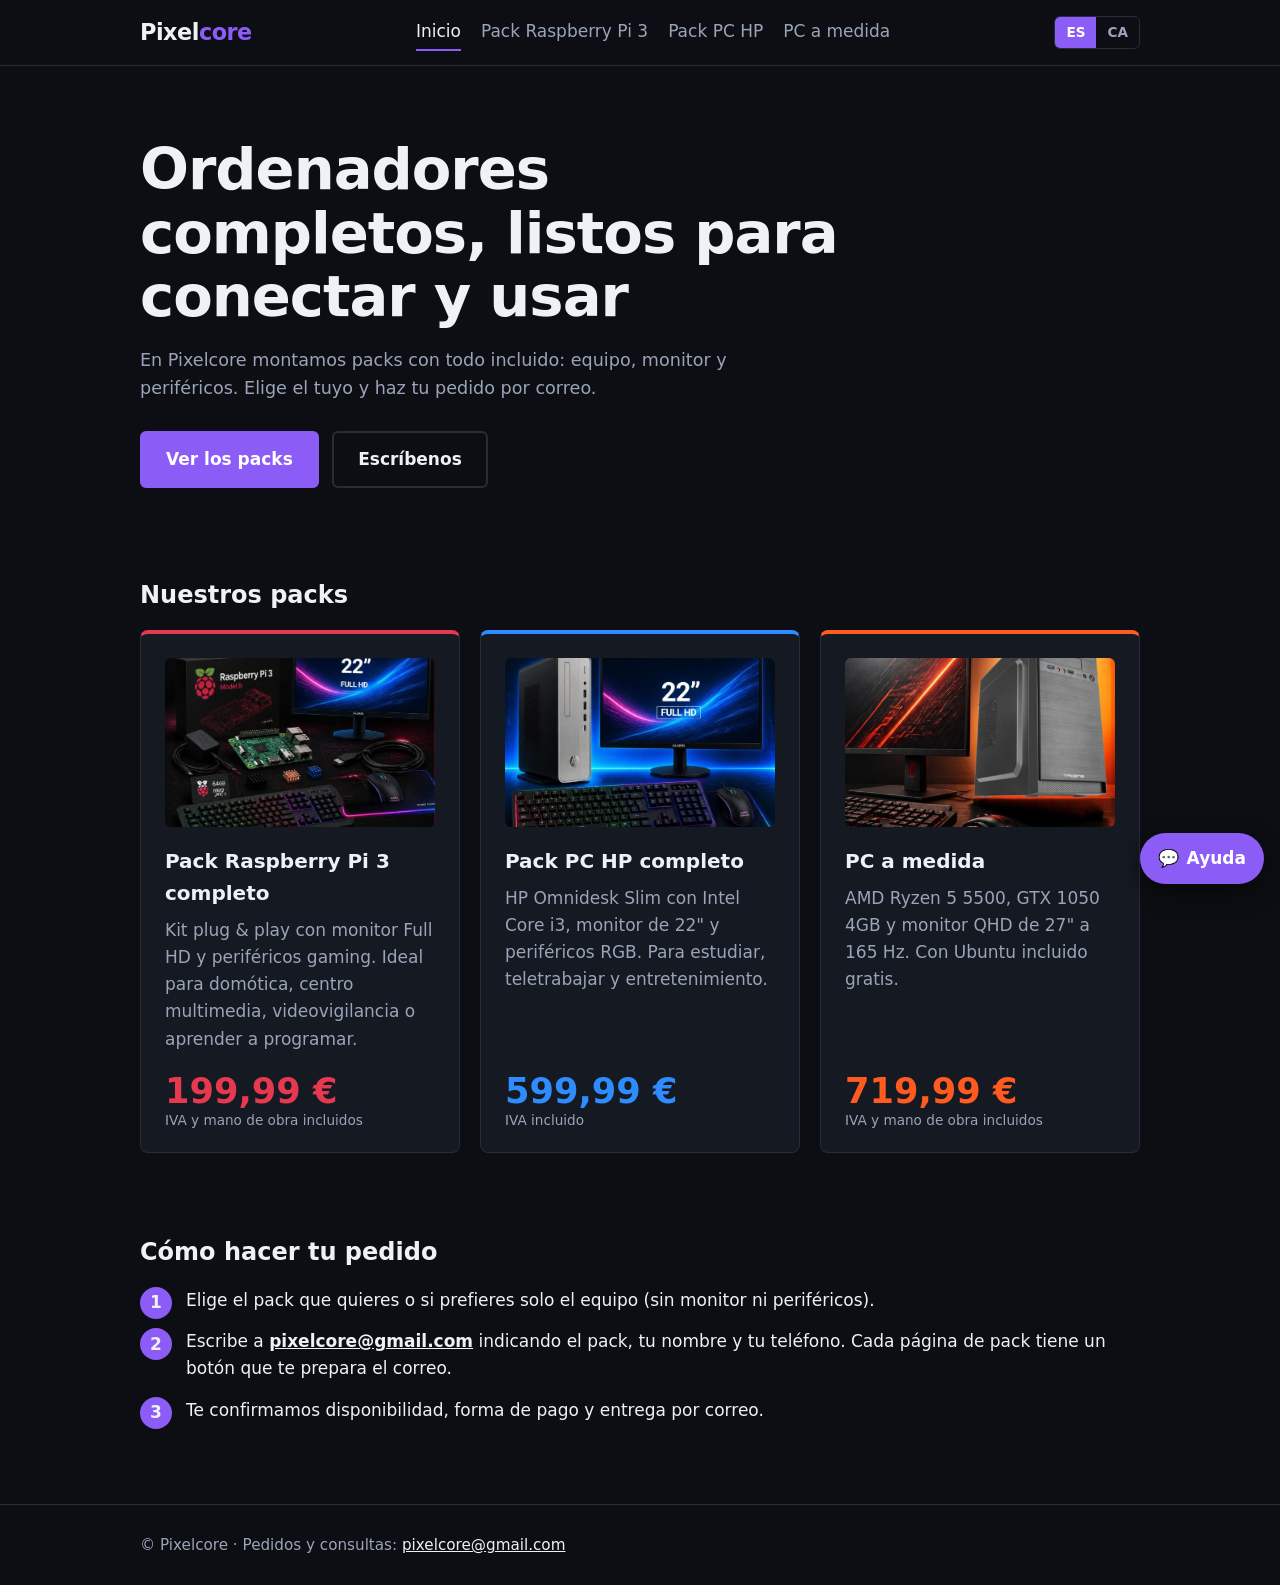
<file: index.html>
<!DOCTYPE html>
<html lang="es">
<head>
<meta charset="UTF-8">
<meta name="viewport" content="width=device-width, initial-scale=1">
<title>Inicio | Pixelcore</title>
<meta name="description" content="Pixelcore: packs de ordenador completos, listos para conectar y usar.">
<link rel="icon" href="favicon.svg" type="image/svg+xml">
<link rel="icon" href="favicon.png" type="image/png" sizes="32x32">
<link rel="apple-touch-icon" href="apple-touch-icon.png">
<link rel="stylesheet" href="style.css">
<script src="i18n.js" defer></script>
<script src="assistant.js" defer></script>
</head>
<body class="home">
<header><div class="wrap">
<a class="logo" href="index.html">Pixel<span>core</span></a>
<nav aria-label="Principal">
<a href="index.html" aria-current="page">Inicio</a>
<a href="raspberry-pi.html">Pack Raspberry Pi 3</a>
<a href="pc-hp.html">Pack PC HP</a>
<a href="pc-a-medida.html">PC a medida</a>
</nav></div></header>
<main>
<div class="wrap">
<div class="hero">
<h1>Ordenadores completos, listos para conectar y usar</h1>
<p>En Pixelcore montamos packs con todo incluido: equipo, monitor y periféricos. Elige el tuyo y haz tu pedido por correo.</p>
<a class="btn" href="#packs">Ver los packs</a>
<a class="btn alt" href="mailto:pixelcore@gmail.com">Escríbenos</a>
</div>

<section id="packs">
<h2>Nuestros packs</h2>
<div class="cards">
<a class="card" style="--c:#e63950" href="raspberry-pi.html">
<img src="rpi.jpg" alt="Pack Raspberry Pi 3 con monitor Alurin de 22 pulgadas, teclado, ratón y alfombrilla Mars Gaming" loading="lazy">
<h3>Pack Raspberry Pi 3 completo</h3>
<p>Kit plug &amp; play con monitor Full HD y periféricos gaming. Ideal para domótica, centro multimedia, videovigilancia o aprender a programar.</p>
<div class="price">199,99 €<small>IVA y mano de obra incluidos</small></div></a>
<a class="card" style="--c:#2f8cff" href="pc-hp.html">
<img src="hp.jpg" alt="Pack PC HP con monitor Alurin de 22 pulgadas y periféricos Mars Gaming RGB" loading="lazy">
<h3>Pack PC HP completo</h3>
<p>HP Omnidesk Slim con Intel Core i3, monitor de 22" y periféricos RGB. Para estudiar, teletrabajar y entretenimiento.</p>
<div class="price">599,99 €<small>IVA incluido</small></div></a>
<a class="card" style="--c:#ff5a1f" href="pc-a-medida.html">
<img src="a-medida.jpg" alt="PC a medida con torre Tacens, monitor de 27 pulgadas, teclado y ratón" loading="lazy">
<h3>PC a medida</h3>
<p>AMD Ryzen 5 5500, GTX 1050 4GB y monitor QHD de 27" a 165 Hz. Con Ubuntu incluido gratis.</p>
<div class="price">719,99 €<small>IVA y mano de obra incluidos</small></div></a>
</div>
</section>

<section>
<h2>Cómo hacer tu pedido</h2>
<ol class="steps">
<li>Elige el pack que quieres o si prefieres solo el equipo (sin monitor ni periféricos).</li>
<li>Escribe a <a href="mailto:pixelcore@gmail.com"><strong>pixelcore@gmail.com</strong></a> indicando el pack, tu nombre y tu teléfono. Cada página de pack tiene un botón que te prepara el correo.</li>
<li>Te confirmamos disponibilidad, forma de pago y entrega por correo.</li>
</ol>
</section>
</div>
</main>
<footer><div class="wrap">© Pixelcore · Pedidos y consultas: <a href="mailto:pixelcore@gmail.com">pixelcore@gmail.com</a></div></footer>
</body>
</html>
</file>
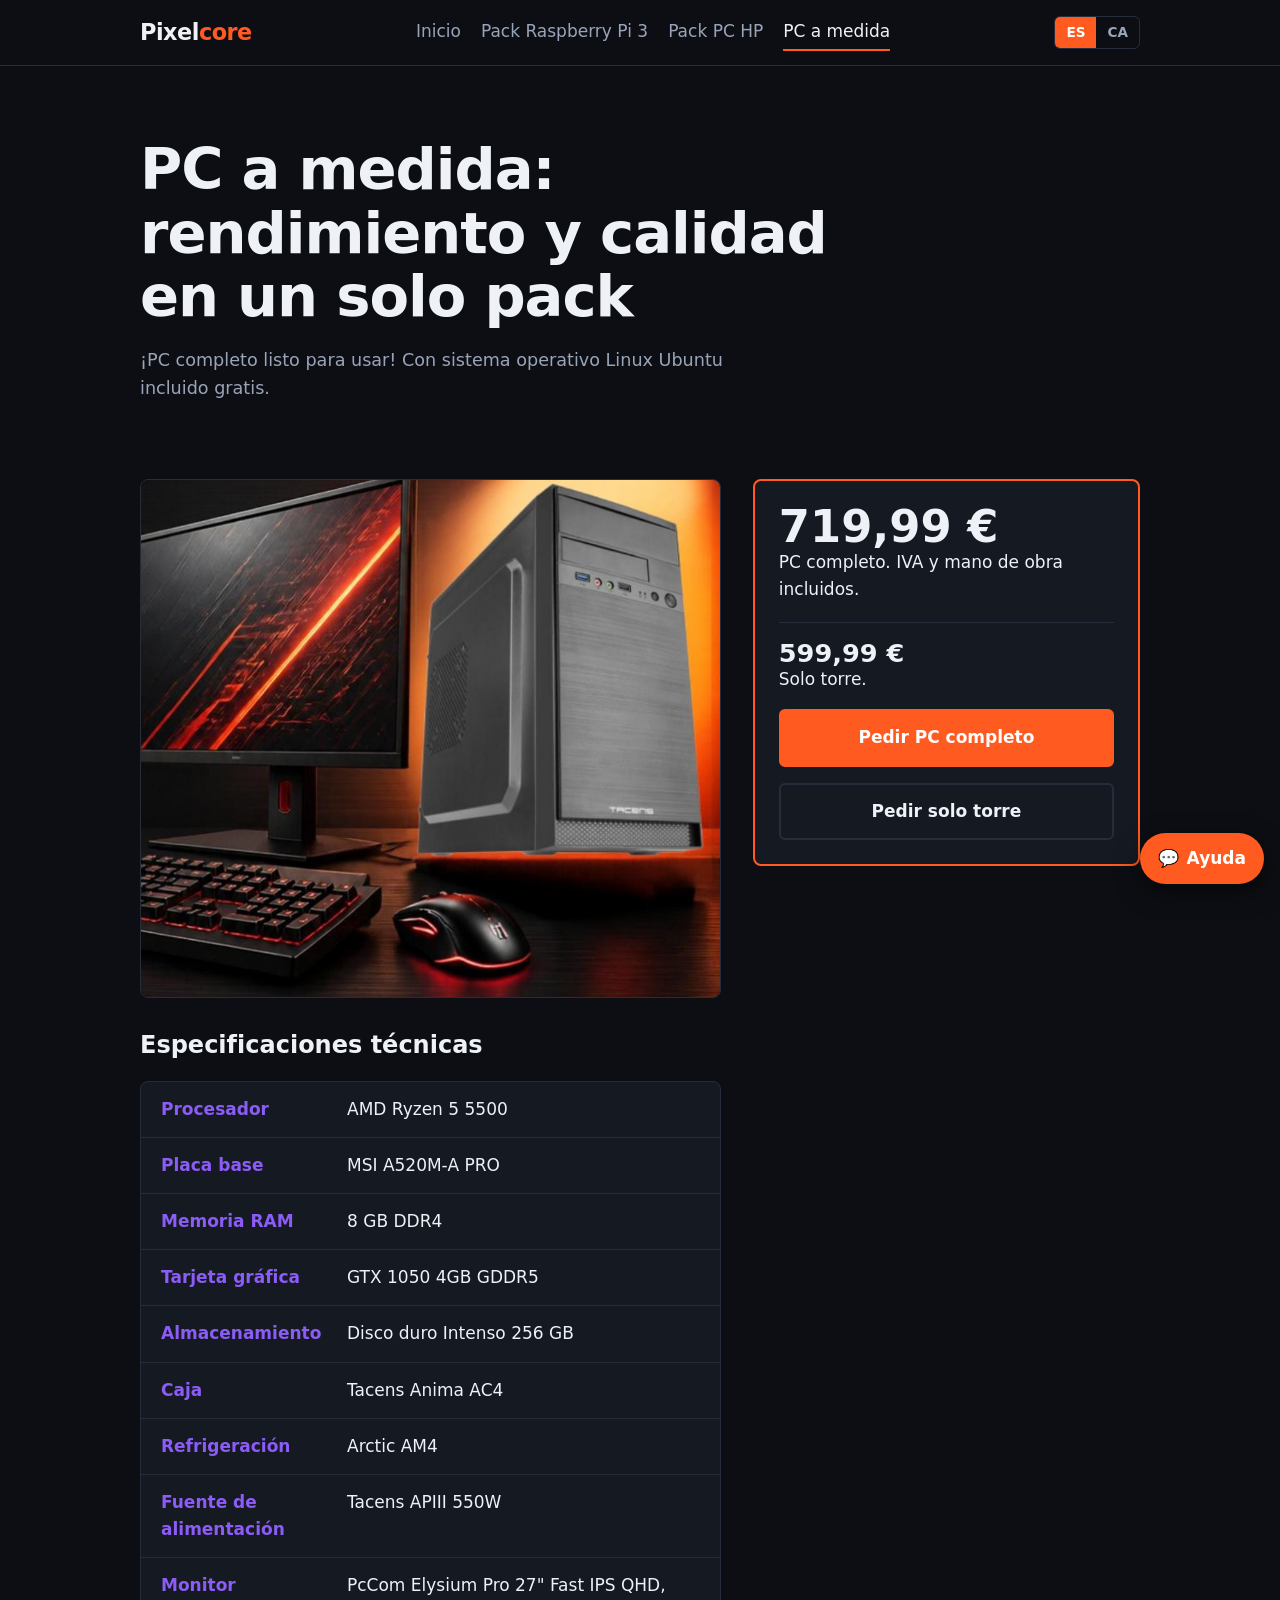
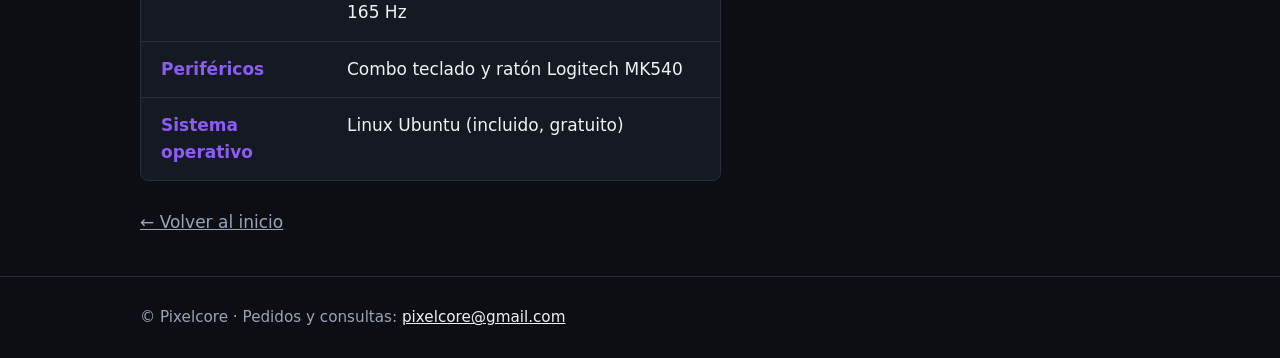
<file: pc-a-medida.html>
<!DOCTYPE html>
<html lang="es">
<head>
<meta charset="UTF-8">
<meta name="viewport" content="width=device-width, initial-scale=1">
<title>PC a medida | Pixelcore</title>
<meta name="description" content="PC a medida con AMD Ryzen 5 5500, GTX 1050 y monitor QHD 27 pulgadas. 719,99 €.">
<link rel="icon" href="favicon.svg" type="image/svg+xml">
<link rel="icon" href="favicon.png" type="image/png" sizes="32x32">
<link rel="apple-touch-icon" href="apple-touch-icon.png">
<link rel="stylesheet" href="style.css">
<script src="i18n.js" defer></script>
<script src="assistant.js" defer></script>
</head>
<body class="custom">
<header><div class="wrap">
<a class="logo" href="index.html">Pixel<span>core</span></a>
<nav aria-label="Principal">
<a href="index.html">Inicio</a>
<a href="raspberry-pi.html">Pack Raspberry Pi 3</a>
<a href="pc-hp.html">Pack PC HP</a>
<a href="pc-a-medida.html" aria-current="page">PC a medida</a>
</nav></div></header>
<main><div class="wrap">
<div class="hero"><h1>PC a medida: rendimiento y calidad en un solo pack</h1>
<p>¡PC completo listo para usar! Con sistema operativo Linux Ubuntu incluido gratis.</p></div>
<div class="grid2">
<div>
<img class="photo" src="a-medida.jpg" alt="PC a medida con torre Tacens, monitor de 27 pulgadas, teclado y ratón">
<h2>Especificaciones técnicas</h2>
<dl class="specs">
<div><dt>Procesador</dt><dd>AMD Ryzen 5 5500</dd></div>
<div><dt>Placa base</dt><dd>MSI A520M-A PRO</dd></div>
<div><dt>Memoria RAM</dt><dd>8 GB DDR4</dd></div>
<div><dt>Tarjeta gráfica</dt><dd>GTX 1050 4GB GDDR5</dd></div>
<div><dt>Almacenamiento</dt><dd>Disco duro Intenso 256 GB</dd></div>
<div><dt>Caja</dt><dd>Tacens Anima AC4</dd></div>
<div><dt>Refrigeración</dt><dd>Arctic AM4</dd></div>
<div><dt>Fuente de alimentación</dt><dd>Tacens APIII 550W</dd></div>
<div><dt>Monitor</dt><dd>PcCom Elysium Pro 27" Fast IPS QHD, 165 Hz</dd></div>
<div><dt>Periféricos</dt><dd>Combo teclado y ratón Logitech MK540</dd></div>
<div><dt>Sistema operativo</dt><dd>Linux Ubuntu (incluido, gratuito)</dd></div>
</dl>
<a class="back" href="index.html">← Volver al inicio</a>
</div>
<aside class="buy" aria-label="Precio y pedido">
<div class="price">719,99 €</div><p>PC completo. IVA y mano de obra incluidos.</p>
<hr>
<div class="price" style="font-size:1.6rem">599,99 €</div><p>Solo torre.</p>
<a class="btn" href="mailto:pixelcore@gmail.com?subject=Pedido%20PC%20a%20medida%20completo&body=Hola%2C%20quiero%20pedir%3A%0A-%20PC%20a%20medida%20completo%20(719%2C99%20%E2%82%AC)%0A%0ANombre%3A%0ATel%C3%A9fono%3A%0ADirecci%C3%B3n%20de%20entrega%3A">Pedir PC completo</a>
<a class="btn alt" href="mailto:pixelcore@gmail.com?subject=Pedido%20Solo%20torre%20PC%20a%20medida&body=Hola%2C%20quiero%20pedir%3A%0A-%20Solo%20torre%20a%20medida%20(599%2C99%20%E2%82%AC)%0A%0ANombre%3A%0ATel%C3%A9fono%3A%0ADirecci%C3%B3n%20de%20entrega%3A">Pedir solo torre</a>
</aside>
</div></div></main>
<footer><div class="wrap">© Pixelcore · Pedidos y consultas: <a href="mailto:pixelcore@gmail.com">pixelcore@gmail.com</a></div></footer>
</body>
</html>
</file>
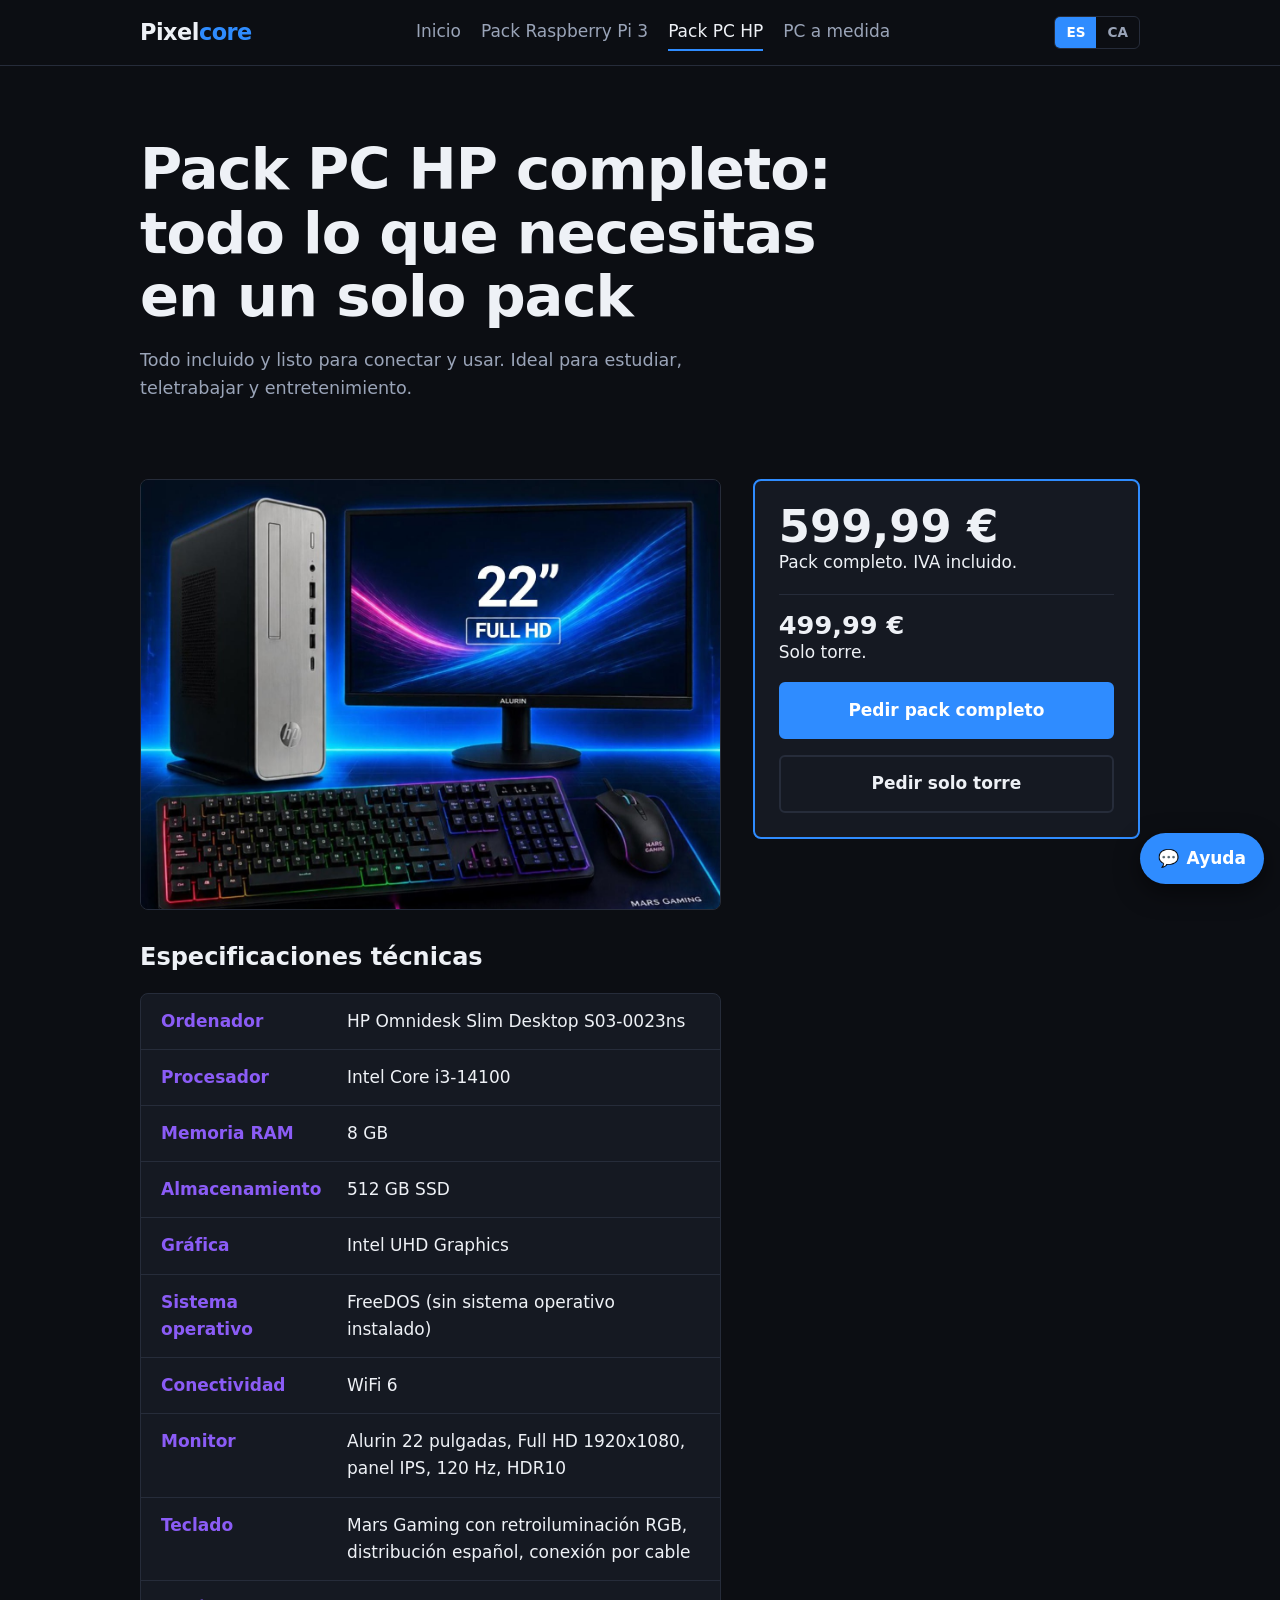
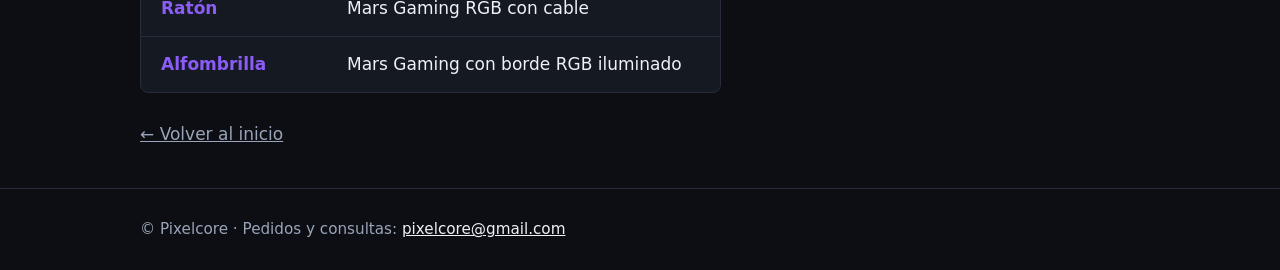
<file: pc-hp.html>
<!DOCTYPE html>
<html lang="es">
<head>
<meta charset="UTF-8">
<meta name="viewport" content="width=device-width, initial-scale=1">
<title>Pack PC HP completo | Pixelcore</title>
<meta name="description" content="Pack PC HP completo con monitor 22 pulgadas y periféricos RGB. 599,99 €.">
<link rel="icon" href="favicon.svg" type="image/svg+xml">
<link rel="icon" href="favicon.png" type="image/png" sizes="32x32">
<link rel="apple-touch-icon" href="apple-touch-icon.png">
<link rel="stylesheet" href="style.css">
<script src="i18n.js" defer></script>
<script src="assistant.js" defer></script>
</head>
<body class="hp">
<header><div class="wrap">
<a class="logo" href="index.html">Pixel<span>core</span></a>
<nav aria-label="Principal">
<a href="index.html">Inicio</a>
<a href="raspberry-pi.html">Pack Raspberry Pi 3</a>
<a href="pc-hp.html" aria-current="page">Pack PC HP</a>
<a href="pc-a-medida.html">PC a medida</a>
</nav></div></header>
<main><div class="wrap">
<div class="hero"><h1>Pack PC HP completo: todo lo que necesitas en un solo pack</h1>
<p>Todo incluido y listo para conectar y usar. Ideal para estudiar, teletrabajar y entretenimiento.</p></div>
<div class="grid2">
<div>
<img class="photo" src="hp.jpg" alt="Pack PC HP con monitor Alurin de 22 pulgadas y periféricos Mars Gaming RGB">
<h2>Especificaciones técnicas</h2>
<dl class="specs">
<div><dt>Ordenador</dt><dd>HP Omnidesk Slim Desktop S03-0023ns</dd></div>
<div><dt>Procesador</dt><dd>Intel Core i3-14100</dd></div>
<div><dt>Memoria RAM</dt><dd>8 GB</dd></div>
<div><dt>Almacenamiento</dt><dd>512 GB SSD</dd></div>
<div><dt>Gráfica</dt><dd>Intel UHD Graphics</dd></div>
<div><dt>Sistema operativo</dt><dd>FreeDOS (sin sistema operativo instalado)</dd></div>
<div><dt>Conectividad</dt><dd>WiFi 6</dd></div>
<div><dt>Monitor</dt><dd>Alurin 22 pulgadas, Full HD 1920x1080, panel IPS, 120 Hz, HDR10</dd></div>
<div><dt>Teclado</dt><dd>Mars Gaming con retroiluminación RGB, distribución español, conexión por cable</dd></div>
<div><dt>Ratón</dt><dd>Mars Gaming RGB con cable</dd></div>
<div><dt>Alfombrilla</dt><dd>Mars Gaming con borde RGB iluminado</dd></div>
</dl>
<a class="back" href="index.html">← Volver al inicio</a>
</div>
<aside class="buy" aria-label="Precio y pedido">
<div class="price">599,99 €</div><p>Pack completo. IVA incluido.</p>
<hr>
<div class="price" style="font-size:1.6rem">499,99 €</div><p>Solo torre.</p>
<a class="btn" href="mailto:pixelcore@gmail.com?subject=Pedido%20Pack%20PC%20HP%20completo&body=Hola%2C%20quiero%20pedir%3A%0A-%20Pack%20PC%20HP%20completo%20(599%2C99%20%E2%82%AC)%0A%0ANombre%3A%0ATel%C3%A9fono%3A%0ADirecci%C3%B3n%20de%20entrega%3A">Pedir pack completo</a>
<a class="btn alt" href="mailto:pixelcore@gmail.com?subject=Pedido%20Solo%20torre%20PC%20HP&body=Hola%2C%20quiero%20pedir%3A%0A-%20Solo%20torre%20HP%20(499%2C99%20%E2%82%AC)%0A%0ANombre%3A%0ATel%C3%A9fono%3A%0ADirecci%C3%B3n%20de%20entrega%3A">Pedir solo torre</a>
</aside>
</div></div></main>
<footer><div class="wrap">© Pixelcore · Pedidos y consultas: <a href="mailto:pixelcore@gmail.com">pixelcore@gmail.com</a></div></footer>
</body>
</html>
</file>
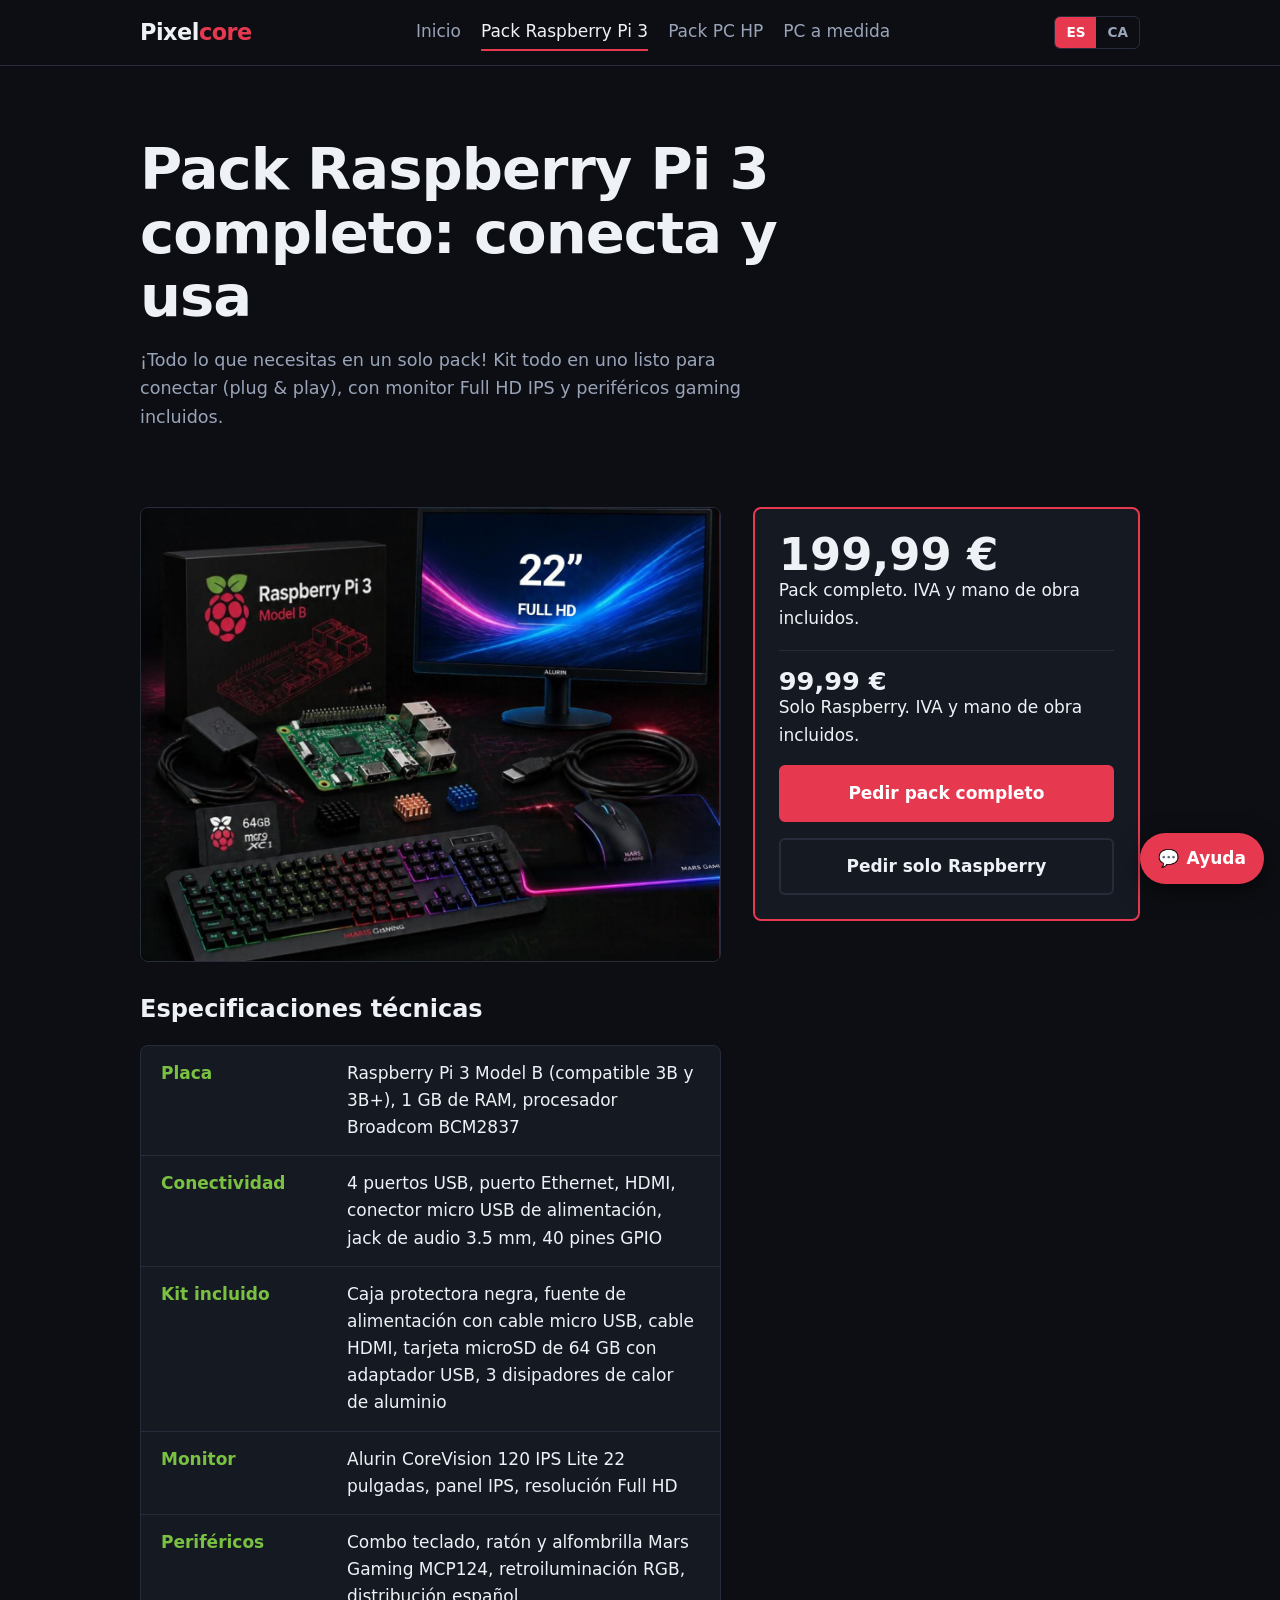
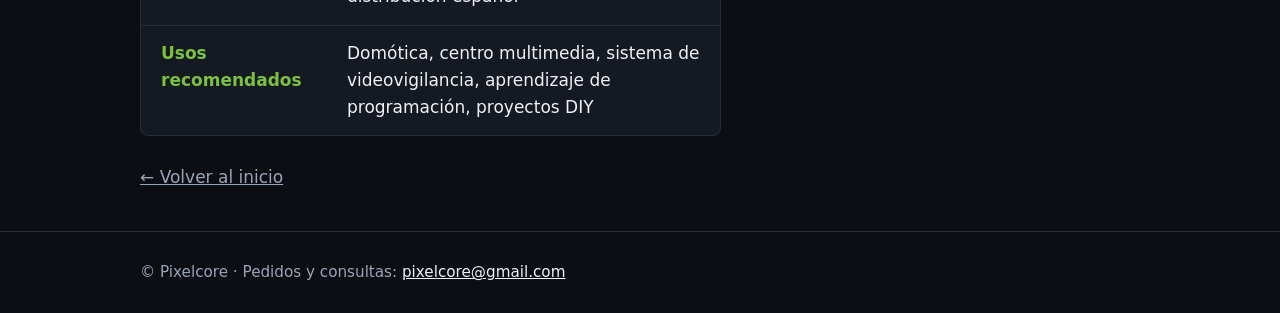
<file: raspberry-pi.html>
<!DOCTYPE html>
<html lang="es">
<head>
<meta charset="UTF-8">
<meta name="viewport" content="width=device-width, initial-scale=1">
<title>Pack Raspberry Pi 3 completo | Pixelcore</title>
<meta name="description" content="Pack Raspberry Pi 3 completo con monitor Full HD y periféricos gaming. 199,99 €.">
<link rel="icon" href="favicon.svg" type="image/svg+xml">
<link rel="icon" href="favicon.png" type="image/png" sizes="32x32">
<link rel="apple-touch-icon" href="apple-touch-icon.png">
<link rel="stylesheet" href="style.css">
<script src="i18n.js" defer></script>
<script src="assistant.js" defer></script>
</head>
<body class="rpi">
<header><div class="wrap">
<a class="logo" href="index.html">Pixel<span>core</span></a>
<nav aria-label="Principal">
<a href="index.html">Inicio</a>
<a href="raspberry-pi.html" aria-current="page">Pack Raspberry Pi 3</a>
<a href="pc-hp.html">Pack PC HP</a>
<a href="pc-a-medida.html">PC a medida</a>
</nav></div></header>
<main><div class="wrap">
<div class="hero"><h1>Pack Raspberry Pi 3 completo: conecta y usa</h1>
<p>¡Todo lo que necesitas en un solo pack! Kit todo en uno listo para conectar (plug &amp; play), con monitor Full HD IPS y periféricos gaming incluidos.</p></div>
<div class="grid2">
<div>
<img class="photo" src="rpi.jpg" alt="Pack Raspberry Pi 3 con monitor Alurin de 22 pulgadas, teclado, ratón y alfombrilla Mars Gaming">
<h2>Especificaciones técnicas</h2>
<dl class="specs">
<div><dt>Placa</dt><dd>Raspberry Pi 3 Model B (compatible 3B y 3B+), 1 GB de RAM, procesador Broadcom BCM2837</dd></div>
<div><dt>Conectividad</dt><dd>4 puertos USB, puerto Ethernet, HDMI, conector micro USB de alimentación, jack de audio 3.5 mm, 40 pines GPIO</dd></div>
<div><dt>Kit incluido</dt><dd>Caja protectora negra, fuente de alimentación con cable micro USB, cable HDMI, tarjeta microSD de 64 GB con adaptador USB, 3 disipadores de calor de aluminio</dd></div>
<div><dt>Monitor</dt><dd>Alurin CoreVision 120 IPS Lite 22 pulgadas, panel IPS, resolución Full HD</dd></div>
<div><dt>Periféricos</dt><dd>Combo teclado, ratón y alfombrilla Mars Gaming MCP124, retroiluminación RGB, distribución español</dd></div>
<div><dt>Usos recomendados</dt><dd>Domótica, centro multimedia, sistema de videovigilancia, aprendizaje de programación, proyectos DIY</dd></div>
</dl>
<a class="back" href="index.html">← Volver al inicio</a>
</div>
<aside class="buy" aria-label="Precio y pedido">
<div class="price">199,99 €</div><p>Pack completo. IVA y mano de obra incluidos.</p>
<hr>
<div class="price" style="font-size:1.6rem">99,99 €</div><p>Solo Raspberry. IVA y mano de obra incluidos.</p>
<a class="btn" href="mailto:pixelcore@gmail.com?subject=Pedido%20Pack%20Raspberry%20Pi%203%20completo&body=Hola%2C%20quiero%20pedir%3A%0A-%20Pack%20Raspberry%20Pi%203%20completo%20(199%2C99%20%E2%82%AC)%0A%0ANombre%3A%0ATel%C3%A9fono%3A%0ADirecci%C3%B3n%20de%20entrega%3A">Pedir pack completo</a>
<a class="btn alt" href="mailto:pixelcore@gmail.com?subject=Pedido%20Solo%20Raspberry%20Pi%203&body=Hola%2C%20quiero%20pedir%3A%0A-%20Solo%20Raspberry%20(99%2C99%20%E2%82%AC)%0A%0ANombre%3A%0ATel%C3%A9fono%3A%0ADirecci%C3%B3n%20de%20entrega%3A">Pedir solo Raspberry</a>
</aside>
</div></div></main>
<footer><div class="wrap">© Pixelcore · Pedidos y consultas: <a href="mailto:pixelcore@gmail.com">pixelcore@gmail.com</a></div></footer>
</body>
</html>
</file>
<file: style.css>
:root{--bg:#0c0e13;--panel:#151922;--line:#262c3a;--text:#eef1f6;--muted:#9aa4b8;--accent:#8b5cf6;--accent2:var(--accent)}
body.rpi{--accent:#e63950;--accent2:#7ac142}
body.hp{--accent:#2f8cff}
body.custom{--accent:#ff5a1f}
*{box-sizing:border-box;margin:0}
html{scroll-behavior:smooth}
body{background:var(--bg);color:var(--text);font:17px/1.6 "Segoe UI",system-ui,sans-serif}
a{color:inherit}
:focus-visible{outline:3px solid var(--accent);outline-offset:3px}
.wrap{max-width:1040px;margin:0 auto;padding:0 20px}
header{border-bottom:1px solid var(--line);background:var(--bg);position:sticky;top:0;z-index:5}
header .wrap{display:flex;flex-wrap:wrap;align-items:center;justify-content:space-between;gap:8px 24px;padding-top:14px;padding-bottom:14px}
.logo{font-size:1.4rem;font-weight:800;letter-spacing:-.5px;text-decoration:none}
.logo span{color:var(--accent)}
nav{display:flex;flex-wrap:wrap;gap:4px 20px}
nav a{text-decoration:none;color:var(--muted);padding:4px 0;border-bottom:2px solid transparent}
nav a:hover,nav a[aria-current]{color:var(--text);border-color:var(--accent)}
h1{font-size:clamp(2rem,5.5vw,3.6rem);line-height:1.1;letter-spacing:-1px;max-width:18ch}
h2{font-size:1.5rem;margin-bottom:16px}
.hero{padding:72px 0 48px}
.hero p{color:var(--muted);max-width:56ch;margin:18px 0 28px;font-size:1.1rem}
.btn{display:inline-block;background:var(--accent);color:#fff;font-weight:700;padding:13px 24px;border-radius:6px;text-decoration:none;border:2px solid var(--accent)}
.btn:hover{filter:brightness(1.12)}
.btn.alt{background:none;color:var(--text);border-color:var(--line);margin-left:8px}
section{padding:40px 0}
.cards{display:grid;gap:20px;grid-template-columns:repeat(auto-fit,minmax(280px,1fr))}
.card{display:flex;flex-direction:column;background:var(--panel);border:1px solid var(--line);border-top:4px solid var(--c);border-radius:8px;padding:24px;text-decoration:none}
.card:hover{border-color:var(--c)}
.card h3{font-size:1.25rem}
.card p{color:var(--muted);margin:8px 0 20px;flex:1}
.price{font-size:2.2rem;font-weight:800;color:var(--c);line-height:1}
.price small{display:block;font-size:.85rem;font-weight:400;color:var(--muted);margin-top:6px}
.steps{list-style:none;padding:0;display:grid;gap:14px;counter-reset:s}
.steps li{counter-increment:s;padding-left:46px;position:relative}
.steps li::before{content:counter(s);position:absolute;left:0;top:0;width:32px;height:32px;border-radius:50%;background:var(--accent);display:grid;place-items:center;font-weight:700}
.grid2{display:grid;gap:32px;grid-template-columns:1.5fr 1fr;align-items:start}
.specs{background:var(--panel);border:1px solid var(--line);border-radius:8px}
.specs div{display:grid;grid-template-columns:170px 1fr;gap:16px;padding:14px 20px;border-bottom:1px solid var(--line)}
.specs div:last-child{border:0}
.specs dt{color:var(--accent2);font-weight:700}
.specs dd{margin:0}
.buy{background:var(--panel);border:2px solid var(--accent);border-radius:8px;padding:24px;position:sticky;top:84px}
.buy .price{color:var(--text);font-size:2.8rem}
.buy hr{border:0;border-top:1px solid var(--line);margin:18px 0}
.buy .btn{display:block;text-align:center;margin-top:16px}
.buy .btn.alt{background:none;margin-left:0}
.back{display:inline-block;margin-top:28px;color:var(--muted)}
footer{border-top:1px solid var(--line);color:var(--muted);padding:28px 0;margin-top:40px;font-size:.95rem}
footer a{color:var(--text)}
@media(max-width:760px){.grid2{grid-template-columns:1fr}.buy{position:static}.specs div{grid-template-columns:1fr;gap:2px}.btn.alt{margin:10px 0 0}}
.lang-btn{display:inline-flex;border:1px solid var(--line);border-radius:6px;background:none;color:var(--muted);font:inherit;font-size:.85rem;font-weight:700;cursor:pointer;padding:0;overflow:hidden}
.lang-btn span{padding:5px 11px}
.lang-btn span.on{background:var(--accent);color:#fff}
.lang-btn:hover{border-color:var(--accent)}
.photo{display:block;width:100%;height:auto;border-radius:8px;border:1px solid var(--line);margin-bottom:28px}
.card img{display:block;width:100%;aspect-ratio:16/10;object-fit:cover;border-radius:6px;margin-bottom:18px}

/* Pixi · asistente */
.pxa-fab{position:fixed;right:max(16px,env(safe-area-inset-right));bottom:max(16px,env(safe-area-inset-bottom));z-index:30;display:flex;align-items:center;gap:8px;background:var(--accent);color:#fff;border:0;border-radius:999px;padding:12px 18px;font:inherit;font-weight:700;cursor:pointer;box-shadow:0 8px 24px rgba(0,0,0,.5)}
.pxa-fab:hover{filter:brightness(1.12)}
.pxa-panel{position:fixed;right:max(16px,env(safe-area-inset-right));bottom:calc(max(16px,env(safe-area-inset-bottom)) + 62px);z-index:30;width:min(380px,calc(100vw - 24px));height:min(560px,calc(100vh - 110px));display:flex;flex-direction:column;background:var(--bg);border:2px solid var(--accent);border-radius:14px;overflow:hidden;box-shadow:0 16px 48px rgba(0,0,0,.6)}
.pxa-panel[hidden]{display:none}
.pxa-head{display:flex;align-items:center;gap:12px;padding:12px 14px;background:var(--panel);border-bottom:1px solid var(--line)}
.pxa-av{width:38px;height:38px;border-radius:10px;background:var(--accent);color:#fff;display:grid;place-items:center;font-weight:800;font-size:1.2rem}
.pxa-ht{flex:1;display:flex;flex-direction:column;line-height:1.25}
.pxa-ht small{color:var(--muted)}
.pxa-x{background:none;border:0;color:var(--muted);font-size:1.8rem;line-height:1;cursor:pointer;padding:0 6px}
.pxa-x:hover{color:var(--text)}
.pxa-log{flex:1;overflow-y:auto;padding:14px;display:flex;flex-direction:column;gap:10px;font-size:.95rem;line-height:1.45}
.pxa-msg{max-width:88%;padding:10px 13px;border-radius:14px;overflow-wrap:anywhere}
.pxa-bot{background:var(--panel);border:1px solid var(--line);border-bottom-left-radius:4px;align-self:flex-start}
.pxa-user{background:var(--accent);color:#fff;border-bottom-right-radius:4px;align-self:flex-end}
.pxa-btns{display:flex;flex-wrap:wrap;gap:8px;margin-top:10px}
.pxa-btn{font:inherit;font-size:.85rem;font-weight:700;color:var(--text);background:none;border:1px solid var(--accent);border-radius:6px;padding:7px 12px;text-decoration:none;cursor:pointer}
.pxa-btn:hover{background:var(--accent)}
.pxa-order{background:var(--accent);color:#fff}
.pxa-typing{display:flex;gap:5px;padding:14px}
.pxa-typing span{width:7px;height:7px;border-radius:50%;background:var(--muted);animation:pxa-b 1s infinite}
.pxa-typing span:nth-child(2){animation-delay:.15s}.pxa-typing span:nth-child(3){animation-delay:.3s}
@keyframes pxa-b{0%,60%,100%{transform:translateY(0);opacity:.5}30%{transform:translateY(-5px);opacity:1}}
.pxa-chips{display:flex;gap:8px;overflow-x:auto;padding:8px 14px;border-top:1px solid var(--line)}
.pxa-chip{flex:none;font:inherit;font-size:.82rem;color:var(--text);background:var(--panel);border:1px solid var(--line);border-radius:999px;padding:6px 12px;cursor:pointer;white-space:nowrap}
.pxa-chip:hover{border-color:var(--accent)}
.pxa-form{display:flex;gap:8px;padding:10px 14px 14px;border-top:1px solid var(--line)}
.pxa-form input{flex:1;min-width:0;font:inherit;color:var(--text);background:var(--panel);border:1px solid var(--line);border-radius:6px;padding:10px 12px}
.pxa-form button{font:inherit;font-weight:700;color:#fff;background:var(--accent);border:0;border-radius:6px;padding:0 16px;cursor:pointer}
@media(max-width:520px){.pxa-fab-t{display:none}.pxa-fab{padding:14px}.pxa-panel{left:8px;right:8px;width:auto;bottom:calc(max(16px,env(safe-area-inset-bottom)) + 62px)}}
@media(prefers-reduced-motion:reduce){.pxa-typing span{animation:none}}
</file>
